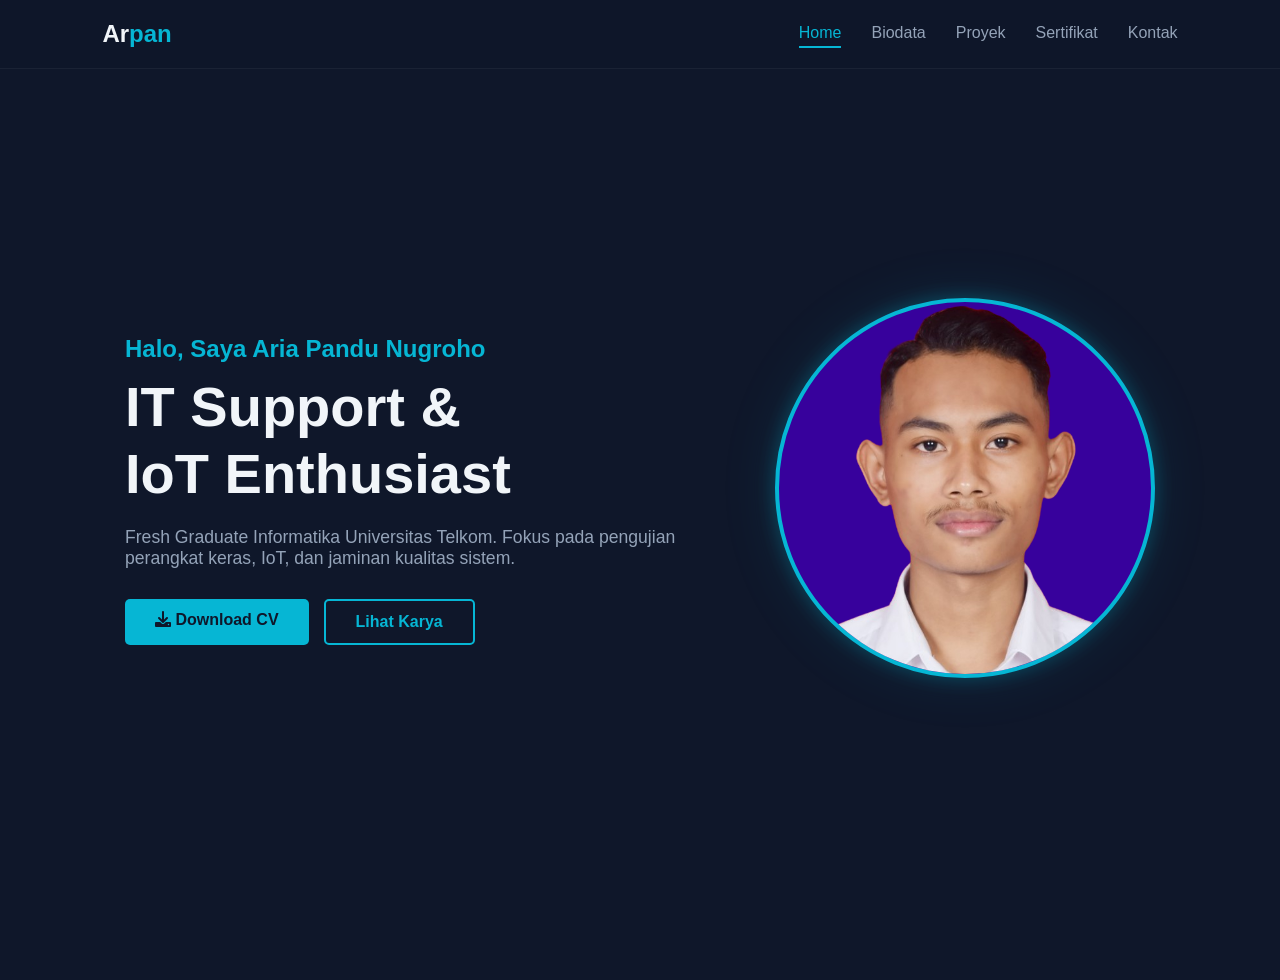
<file: index.html>
<!DOCTYPE html>
<html lang="id">
<head>
    <meta charset="UTF-8">
    <meta name="viewport" content="width=device-width, initial-scale=1.0">
    <title>Home - Portofolio Aria</title>
    <link rel="stylesheet" href="style.css">
    <link rel="stylesheet" href="https://cdnjs.cloudflare.com/ajax/libs/font-awesome/6.0.0/css/all.min.css">
</head>
<body>
    <nav class="navbar">
        <a href="index.html" class="logo">Ar<span>pan</span></a>
        <ul class="nav-links">
            <li><a href="index.html" class="active">Home</a></li>
            <li><a href="about.html">Biodata</a></li>
            <li><a href="projects.html">Proyek</a></li>
            <li><a href="certificates.html">Sertifikat</a></li>
            <li><a href="contact.html">Kontak</a></li>
        </ul>
        <div class="menu-toggle"><i class="fas fa-bars"></i></div>
    </nav>

    <section class="hero">
        <div class="hero-content">
            <h3>Halo, Saya Aria Pandu Nugroho</h3>
            <h1>IT Support & <br> IoT Enthusiast</h1>
            <p>Fresh Graduate Informatika Universitas Telkom. Fokus pada pengujian perangkat keras, IoT, dan jaminan kualitas sistem.</p>
            <div class="hero-buttons">
                <a href="cv.pdf" download class="btn btn-primary"><i class="fas fa-download"></i> Download CV</a>
                <a href="projects.html" class="btn btn-outline">Lihat Karya</a>
            </div>
        </div>
        <div class="hero-image">
    <img src="arpan.png" alt="Foto Profil Aria Pandu" class="profile-pic"> 
</div>
    </section>

    <script src="script.js"></script>
</body>
</html>
</file>
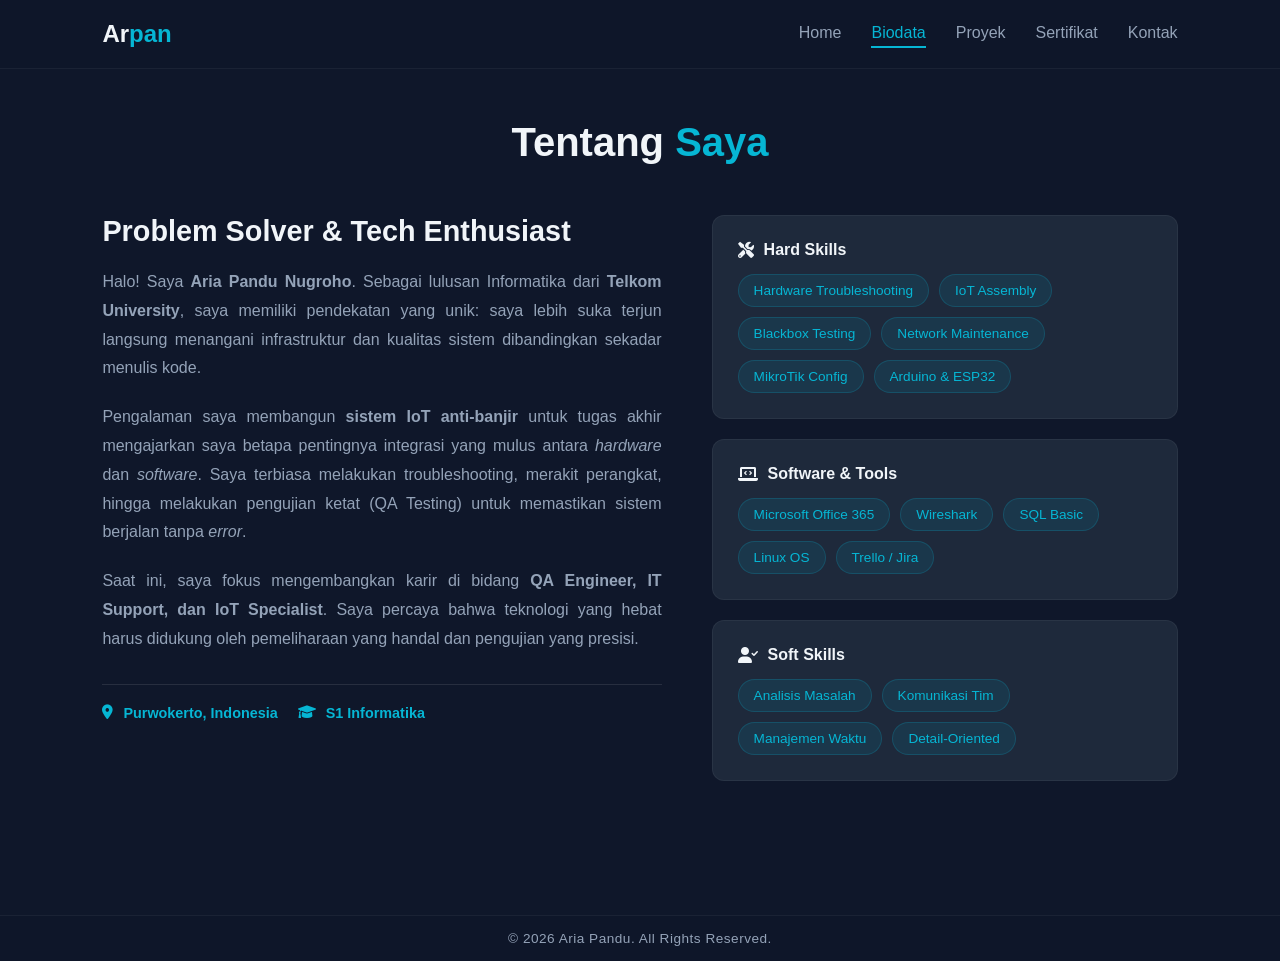
<file: about.html>
<!DOCTYPE html>
<html lang="id">
<head>
    <meta charset="UTF-8">
    <meta name="viewport" content="width=device-width, initial-scale=1.0">
    <title>Biodata - Aria Pandu</title>
    <link rel="stylesheet" href="style.css">
    <link rel="stylesheet" href="https://cdnjs.cloudflare.com/ajax/libs/font-awesome/6.0.0/css/all.min.css">
</head>
<body>
    
    <nav class="navbar">
        <a href="index.html" class="logo">Ar<span>pan</span></a>
        
        <ul class="nav-links">
            <li><a href="index.html">Home</a></li>
            <li><a href="about.html" class="active">Biodata</a></li>
            <li><a href="projects.html">Proyek</a></li>
            <li><a href="certificates.html">Sertifikat</a></li>
            <li><a href="contact.html">Kontak</a></li>
        </ul>
        
        <div class="menu-toggle"><i class="fas fa-bars"></i></div>
    </nav>

    <section class="section" style="padding-top: 120px;">
        <h2 class="section-title">Tentang <span>Saya</span></h2>
        
        <div class="about-content-wrapper">
            
            <div class="about-bio">
                <h3>Problem Solver & Tech Enthusiast</h3>
                <p>
                    Halo! Saya <strong>Aria Pandu Nugroho</strong>. Sebagai lulusan Informatika dari <strong>Telkom University</strong>, saya memiliki pendekatan yang unik: saya lebih suka terjun langsung menangani infrastruktur dan kualitas sistem dibandingkan sekadar menulis kode.
                </p>
                <p>
                    Pengalaman saya membangun <strong>sistem IoT anti-banjir</strong> untuk tugas akhir mengajarkan saya betapa pentingnya integrasi yang mulus antara <em>hardware</em> dan <em>software</em>. Saya terbiasa melakukan troubleshooting, merakit perangkat, hingga melakukan pengujian ketat (QA Testing) untuk memastikan sistem berjalan tanpa <em>error</em>.
                </p>
                <p>
                    Saat ini, saya fokus mengembangkan karir di bidang <strong>QA Engineer, IT Support, dan IoT Specialist</strong>. Saya percaya bahwa teknologi yang hebat harus didukung oleh pemeliharaan yang handal dan pengujian yang presisi.
                </p>

                <div class="bio-stats">
                    <div class="stat-item">
                        <i class="fas fa-map-marker-alt"></i>
                        <span>Purwokerto, Indonesia</span>
                    </div>
                    <div class="stat-item">
                        <i class="fas fa-graduation-cap"></i>
                        <span>S1 Informatika</span>
                    </div>
                </div>
            </div>

            <div class="about-skills">
                
                <div class="skill-group">
                    <h4><i class="fas fa-tools"></i> Hard Skills</h4>
                    <div class="skill-tags">
                        <span>Hardware Troubleshooting</span>
                        <span>IoT Assembly</span>
                        <span>Blackbox Testing</span>
                        <span>Network Maintenance</span>
                        <span>MikroTik Config</span>
                        <span>Arduino & ESP32</span>
                    </div>
                </div>

                <div class="skill-group">
                    <h4><i class="fas fa-laptop-code"></i> Software & Tools</h4>
                    <div class="skill-tags">
                        <span>Microsoft Office 365</span>
                        <span>Wireshark</span>
                        <span>SQL Basic</span>
                        <span>Linux OS</span>
                        <span>Trello / Jira</span>
                    </div>
                </div>

                <div class="skill-group">
                    <h4><i class="fas fa-user-check"></i> Soft Skills</h4>
                    <div class="skill-tags">
                        <span>Analisis Masalah</span>
                        <span>Komunikasi Tim</span>
                        <span>Manajemen Waktu</span>
                        <span>Detail-Oriented</span>
                    </div>
                </div>

            </div>
        </div>
    </section>

    <footer>
        <p>&copy; 2026 Aria Pandu. All Rights Reserved.</p>
    </footer>

    <script src="script.js"></script>

</body>
</html>
</file>
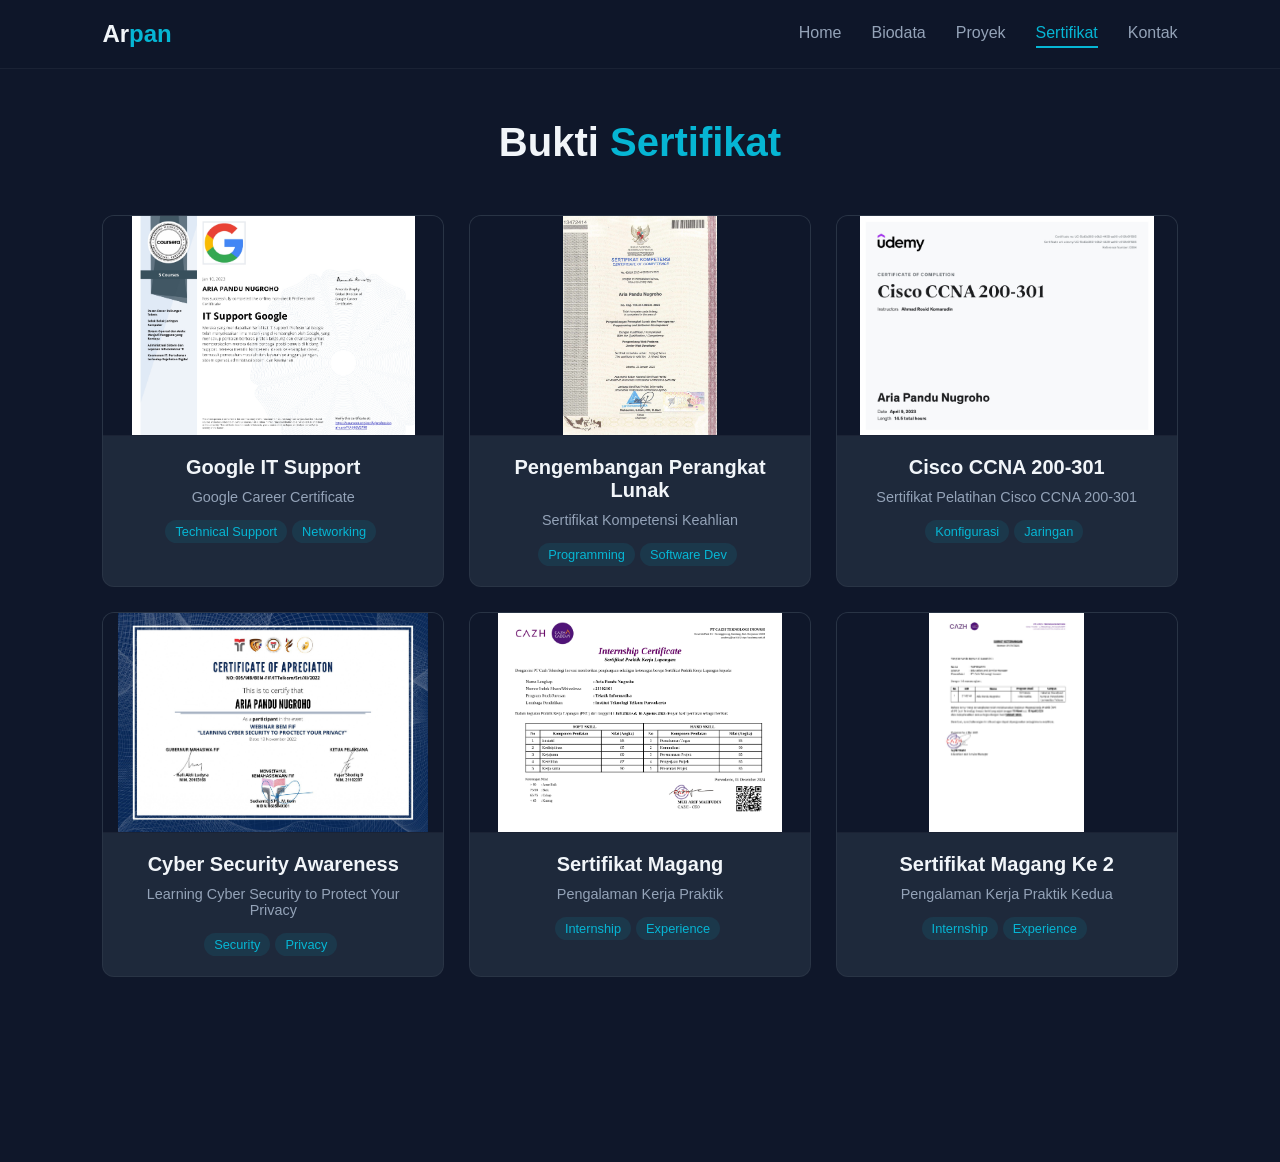
<file: certificates.html>
<!DOCTYPE html>
<html lang="id">
<head>
    <meta charset="UTF-8">
    <meta name="viewport" content="width=device-width, initial-scale=1.0">
    <title>Sertifikat - Aria Pandu</title>
    <link rel="stylesheet" href="style.css">
    <link rel="stylesheet" href="https://cdnjs.cloudflare.com/ajax/libs/font-awesome/6.0.0/css/all.min.css">
</head>
<body>
    <nav class="navbar">
        <a href="index.html" class="logo">Ar<span>pan</span></a>
        <ul class="nav-links">
            <li><a href="index.html">Home</a></li>
            <li><a href="about.html">Biodata</a></li>
            <li><a href="projects.html">Proyek</a></li>
            <li><a href="certificates.html" class="active">Sertifikat</a></li>
            <li><a href="contact.html">Kontak</a></li>
        </ul>
        <div class="menu-toggle"><i class="fas fa-bars"></i></div>
    </nav>

    <section class="section" style="padding-top: 120px;">
        <h2 class="section-title">Bukti <span>Sertifikat</span></h2>
        
        <div class="grid-container">
            
            <div class="card cert-card">
                <div class="cert-img-wrapper">
                    <img src="sertifikat_google.jpg" alt="Google IT Support" onclick="window.open(this.src, '_blank')">
                </div>
                <div class="card-content">
                    <h3>Google IT Support</h3>
                    <p>Google Career Certificate</p>
                    <div class="tags"><span>Technical Support</span><span>Networking</span></div>
                </div>
            </div>

            <div class="card cert-card">
                <div class="cert-img-wrapper">
                    <img src="sertifikat_bnsp.jpg" alt="Kompetensi Software" onclick="window.open(this.src, '_blank')">
                </div>
                <div class="card-content">
                    <h3>Pengembangan Perangkat Lunak</h3>
                    <p>Sertifikat Kompetensi Keahlian</p>
                    <div class="tags"><span>Programming</span><span>Software Dev</span></div>
                </div>
            </div>

             <div class="card cert-card">
                <div class="cert-img-wrapper">
                    <img src="sertifikat cisco.jpg" alt="Cisco CCNA 200-301" onclick="window.open(this.src, '_blank')">
                </div>
                <div class="card-content">
                    <h3>Cisco CCNA 200-301</h3>
                    <p>Sertifikat Pelatihan Cisco CCNA 200-301</p>
                    <div class="tags"><span>Konfigurasi</span><span>Jaringan</span></div>
                </div>
            </div>

            <div class="card cert-card">
                <div class="cert-img-wrapper">
                    <img src="sertifikat_cyber.jpg" alt="Cyber Security" onclick="window.open(this.src, '_blank')">
                </div>
                <div class="card-content">
                    <h3>Cyber Security Awareness</h3>
                    <p>Learning Cyber Security to Protect Your Privacy</p>
                    <div class="tags"><span>Security</span><span>Privacy</span></div>
                </div>
            </div>

            <div class="card cert-card">
                <div class="cert-img-wrapper">
                    <img src="sertifikat_magang.jpg" alt="Sertifikat Magang" onclick="window.open(this.src, '_blank')">
                </div>
                <div class="card-content">
                    <h3>Sertifikat Magang</h3>
                    <p>Pengalaman Kerja Praktik</p>
                    <div class="tags"><span>Internship</span><span>Experience</span></div>
                </div>
            </div>

            <div class="card cert-card">
                <div class="cert-img-wrapper">
                    <img src="sertifikat magang2.jpg" alt="Sertifikat Magang ke 2" onclick="window.open(this.src, '_blank')">
                </div>
                <div class="card-content">
                    <h3>Sertifikat Magang Ke 2</h3>
                    <p>Pengalaman Kerja Praktik Kedua</p>
                    <div class="tags"><span>Internship</span><span>Experience</span></div>
                </div>
            </div>
            <div class="grid-container">

        </div>
    </section>

    <script src="script.js"></script>
</body>
</html>
</file>
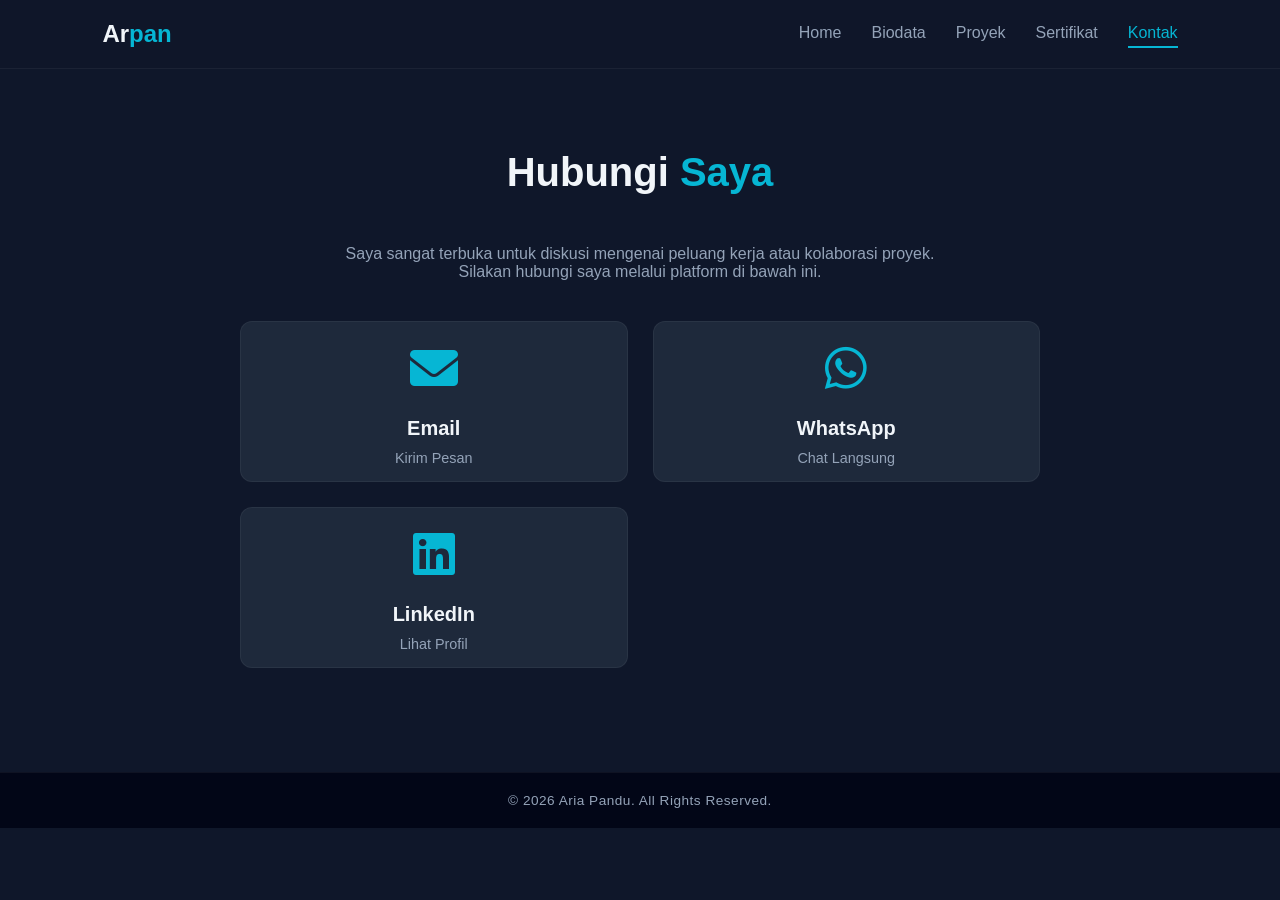
<file: contact.html>
<!DOCTYPE html>
<html lang="id">
<head>
    <meta charset="UTF-8">
    <meta name="viewport" content="width=device-width, initial-scale=1.0">
    <title>Kontak - Aria Pandu</title>
    <link rel="stylesheet" href="style.css">
    <link rel="stylesheet" href="https://cdnjs.cloudflare.com/ajax/libs/font-awesome/6.0.0/css/all.min.css">
</head>
<body>
    <nav class="navbar">
        <a href="index.html" class="logo">Ar<span>pan</span></a>
        <ul class="nav-links">
            <li><a href="index.html">Home</a></li>
            <li><a href="about.html">Biodata</a></li>
            <li><a href="projects.html">Proyek</a></li>
            <li><a href="certificates.html">Sertifikat</a></li>
            <li><a href="contact.html" class="active">Kontak</a></li>
        </ul>
        <div class="menu-toggle"><i class="fas fa-bars"></i></div>
    </nav>

    <section class="section" style="padding-top: 150px; text-align: center;">
        <h2 class="section-title">Hubungi <span>Saya</span></h2>
        <p style="color: var(--text-sec); max-width: 600px; margin: 0 auto 40px;">
            Saya sangat terbuka untuk diskusi mengenai peluang kerja atau kolaborasi proyek. Silakan hubungi saya melalui platform di bawah ini.
        </p>

        <div class="grid-container" style="max-width: 800px; margin: 0 auto;">
            <a href="https://mail.google.com/mail/?view=cm&fs=1&to=ariapandu24@gmail.com" target="_blank" class="card cert-card">
    <div class="cert-icon"><i class="fas fa-envelope"></i></div>
    <h3>Email</h3>
    <p>Kirim Pesan</p>
</a>
            <a href="https://wa.me/6285640679286" class="card cert-card">
                <div class="cert-icon"><i class="fab fa-whatsapp"></i></div>
                <h3>WhatsApp</h3>
                <p>Chat Langsung</p>
            </a>
            <a href="https://www.linkedin.com/in/aria-pandu-nugroho-33474a262/" class="card cert-card">
                <div class="cert-icon"><i class="fab fa-linkedin"></i></div>
                <h3>LinkedIn</h3>
                <p>Lihat Profil</p>
            </a>
        </div>
    </section>

    <footer style="position: fixed; bottom: 0; width: 100%; background: #020617; padding: 20px;">
        <p style="text-align: center; color: var(--text-sec);">&copy; 2026 Aria Pandu. All Rights Reserved.</p>
    </footer>

    <script src="script.js"></script>
</body>
</html>
</file>
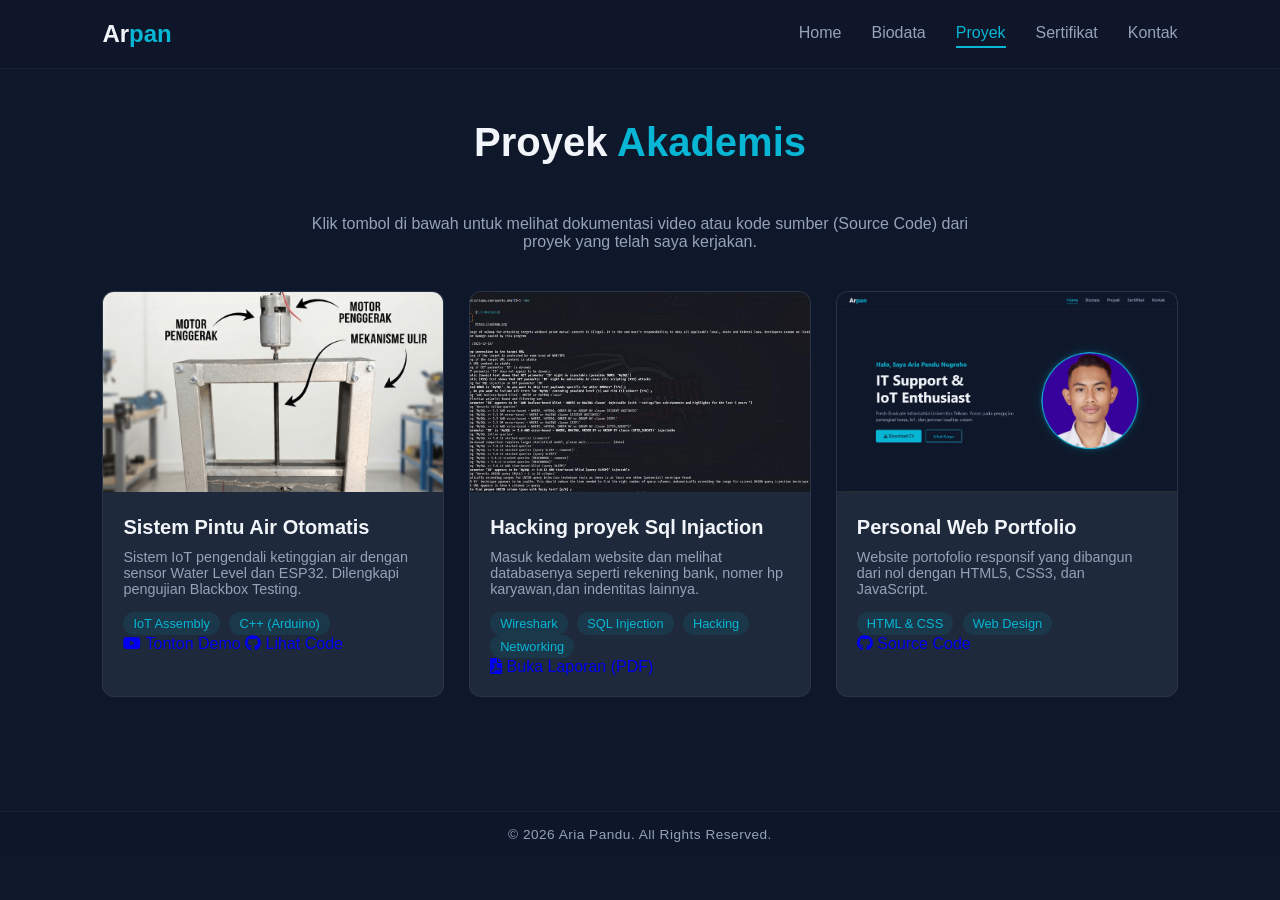
<file: projects.html>
<!DOCTYPE html>
<html lang="id">
<head>
    <meta charset="UTF-8">
    <meta name="viewport" content="width=device-width, initial-scale=1.0">
    <title>Proyek - Aria Pandu</title>
    <link rel="stylesheet" href="style.css">
    <link rel="stylesheet" href="https://cdnjs.cloudflare.com/ajax/libs/font-awesome/6.0.0/css/all.min.css">
</head>
<body>
    
    <nav class="navbar">
        <a href="index.html" class="logo">Ar<span>pan</span></a>
        <ul class="nav-links">
            <li><a href="index.html">Home</a></li>
            <li><a href="about.html">Biodata</a></li>
            <li><a href="projects.html" class="active">Proyek</a></li>
            <li><a href="certificates.html">Sertifikat</a></li>
            <li><a href="contact.html">Kontak</a></li>
        </ul>
        <div class="menu-toggle"><i class="fas fa-bars"></i></div>
    </nav>

    <section class="section" style="padding-top: 120px;">
        <h2 class="section-title">Proyek <span>Akademis</span></h2>
        <p style="text-align: center; color: var(--text-sec); margin-bottom: 40px; max-width: 700px; margin-left: auto; margin-right: auto;">
            Klik tombol di bawah untuk melihat dokumentasi video atau kode sumber (Source Code) dari proyek yang telah saya kerjakan.
        </p>

        <div class="grid-container">
            
            <div class="card">
                <div class="card-image">
                    <img src="projek iot.png" alt="Sistem Pintu Air IoT" style="width:100%; height:200px; object-fit:cover;">
                </div>
                <div class="card-content">
                    <h3>Sistem Pintu Air Otomatis</h3>
                    <p>
                        Sistem IoT pengendali ketinggian air dengan sensor Water Level dan ESP32. Dilengkapi pengujian Blackbox Testing.
                    </p>
                    <div class="tags">
                        <span>IoT Assembly</span>
                        <span>C++ (Arduino)</span>
                    </div>
                    
                    <div class="project-links">
                        <a href="https://youtu.be/ws2u4_ZPYZo" target="_blank" class="btn-link youtube">
                            <i class="fab fa-youtube"></i> Tonton Demo
                        </a>
                        <a href="https://github.com/ariapandu/skripsi" target="_blank" class="btn-link github">
                            <i class="fab fa-github"></i> Lihat Code
                        </a>
                    </div>
                </div>
            </div>
            
            <div class="card">
    <div class="card-image">
        <img src="sql.png" alt="Analisis QoS Jaringan" style="width:100%; height:200px; object-fit:cover;">
    </div>
    <div class="card-content">
        <h3>Hacking proyek Sql Injaction</h3>
        <p>
            Masuk kedalam website dan melihat databasenya seperti rekening bank, nomer hp karyawan,dan indentitas lainnya.
        </p>
        <div class="tags">
            <span>Wireshark</span>
            <span>SQL Injection</span>
            <span>Hacking</span>
            <span>Networking</span>
        </div>

        <div class="project-links">
            <a href="Hackingarpan_SQL_Injection.pdf" target="_blank" class="btn-link pdf">
                <i class="fas fa-file-pdf"></i> Buka Laporan (PDF)
            </a>
        </div>
    </div>
</div>

            <div class="card">
                <div class="card-image">
                    <img src="portofolio.jpg" alt="Web Portofolio" style="width:100%; height:200px; object-fit:cover;">
                </div>
                <div class="card-content">
                    <h3>Personal Web Portfolio</h3>
                    <p>
                        Website portofolio responsif yang dibangun dari nol dengan HTML5, CSS3, dan JavaScript.
                    </p>
                    <div class="tags">
                        <span>HTML & CSS</span>
                        <span>Web Design</span>
                    </div>

                    <div class="project-links">
                        <a href="https://github.com/..." target="_blank" class="btn-link github">
                            <i class="fab fa-github"></i> Source Code
                        </a>
                    </div>
                </div>
            </div>

        </div>
    </section>

    <footer>
        <p>&copy; 2026 Aria Pandu. All Rights Reserved.</p>
    </footer>

    <script src="script.js"></script>

</body>
</html>
</file>
<file: style.css>
/* --- VARIABLE WARNA (Dark Theme) --- */
:root {
    --bg-dark: #0f172a;       /* Latar belakang utama (Dark Blue) */
    --bg-card: #1e293b;       /* Latar belakang kartu */
    --accent: #06b6d4;        /* Warna Aksen (Cyan/Biru Neon) */
    --text-main: #f1f5f9;     /* Teks Putih */
    --text-sec: #94a3b8;      /* Teks Abu-abu */
}

/* --- RESET & BASIC STYLES --- */
* { 
    margin: 0; 
    padding: 0; 
    box-sizing: border-box; 
    font-family: 'Segoe UI', Tahoma, Geneva, Verdana, sans-serif; 
    text-decoration: none; 
    list-style: none; 
    scroll-behavior: smooth; 
}

body { 
    background-color: var(--bg-dark); 
    color: var(--text-main); 
    overflow-x: hidden; 
    
    /* PENTING: Memberi jarak di bawah agar konten tidak tertutup Footer */
    padding-bottom: 80px; 
}

/* --- NAVBAR --- */
.navbar {
    display: flex; 
    justify-content: space-between; 
    align-items: center;
    padding: 20px 8%; 
    background: rgba(15, 23, 42, 0.95); 
    position: fixed; 
    top: 0; 
    width: 100%; 
    z-index: 1000;
    border-bottom: 1px solid rgba(255,255,255,0.05);
}

.logo { 
    font-size: 1.5rem; 
    font-weight: 700; 
    color: var(--text-main); 
}
.logo span { color: var(--accent); }

.nav-links { display: flex; gap: 30px; }
.nav-links a { 
    color: var(--text-sec); 
    font-weight: 500; 
    transition: 0.3s; 
}
.nav-links a:hover, .nav-links a.active { 
    color: var(--accent); 
    border-bottom: 2px solid var(--accent); 
    padding-bottom: 5px; 
}
.menu-toggle { 
    display: none; 
    font-size: 1.5rem; 
    cursor: pointer; 
    color: var(--text-main); 
}

/* --- HERO SECTION --- */
.hero {
    display: flex; 
    align-items: center; 
    justify-content: center;
    min-height: 100vh; 
    padding: 0 8%; 
    gap: 50px;
    padding-top: 80px; 
}

.hero-content { max-width: 600px; }
.hero-content h3 { font-size: 1.5rem; color: var(--accent); margin-bottom: 10px; }
.hero-content h1 { font-size: 3.5rem; line-height: 1.2; margin-bottom: 20px; }
.hero-content p { color: var(--text-sec); font-size: 1.1rem; margin-bottom: 30px; }

.hero-buttons { display: flex; gap: 15px; }

.btn { 
    display: inline-block; 
    padding: 12px 30px; 
    border-radius: 5px; 
    font-weight: 600; 
    transition: 0.3s; 
    cursor: pointer; 
}
.btn-primary { 
    background: var(--accent); 
    color: var(--bg-dark); 
}
.btn-primary:hover { 
    background: #0891b2; 
    box-shadow: 0 0 15px rgba(6, 182, 212, 0.4); 
}
.btn-outline { 
    border: 2px solid var(--accent); 
    color: var(--accent); 
}
.btn-outline:hover { 
    background: var(--accent); 
    color: var(--bg-dark); 
}

/* --- FOTO PROFIL (FIXED) --- */
.hero-image {
    position: relative;
    z-index: 1;
}

.profile-pic {
    width: 380px;              
    height: 380px; 
    object-fit: contain;      
    background-color: #37019c; /* Background Ungu */
    object-position: center bottom; 
    border-radius: 50%;       
    border: 4px solid var(--accent); 
    box-shadow: 
        0 0 20px rgba(6, 182, 212, 0.3),  
        0 0 60px rgba(6, 182, 212, 0.1);  
    transition: transform 0.5s ease, box-shadow 0.5s ease;
}

.profile-pic:hover {
    transform: scale(1.05); 
    box-shadow: 
        0 0 30px rgba(6, 182, 212, 0.6),
        0 0 80px rgba(6, 182, 212, 0.3);
    border-color: #fff; 
}

/* --- SECTIONS UMUM --- */
.section { padding: 80px 8%; }
.section-title { text-align: center; font-size: 2.5rem; margin-bottom: 50px; }
.section-title span { color: var(--accent); }

/* --- ABOUT PAGE (Layout Kiri-Kanan) --- */
.about-content-wrapper {
    display: grid;
    grid-template-columns: 1.2fr 1fr;
    gap: 50px;
    align-items: start;
    max-width: 1100px;
    margin: 0 auto;
}

.about-bio h3 { font-size: 1.8rem; color: var(--text-main); margin-bottom: 20px; }
.about-bio p { color: var(--text-sec); margin-bottom: 20px; line-height: 1.8; text-align: justify; }
.bio-stats { display: flex; gap: 20px; margin-top: 30px; padding-top: 20px; border-top: 1px solid rgba(255,255,255,0.1); }
.stat-item { display: flex; align-items: center; gap: 10px; color: var(--accent); font-size: 0.9rem; font-weight: 600; }

.skill-group {
    background: var(--bg-card);
    padding: 25px;
    border-radius: 12px;
    border: 1px solid rgba(255,255,255,0.05);
    margin-bottom: 20px;
}
.skill-group h4 { color: var(--text-main); margin-bottom: 15px; display: flex; align-items: center; gap: 10px; }
.skill-tags { display: flex; flex-wrap: wrap; gap: 10px; }
.skill-tags span {
    background: rgba(6, 182, 212, 0.1);
    color: var(--accent);
    padding: 8px 15px;
    border-radius: 20px;
    font-size: 0.85rem;
    font-weight: 500;
    border: 1px solid rgba(6, 182, 212, 0.2);
    transition: 0.3s;
}
.skill-tags span:hover { background: var(--accent); color: var(--bg-dark); transform: translateY(-2px); }

/* --- CARDS & GRID --- */
.grid-container { 
    display: grid; 
    grid-template-columns: repeat(auto-fit, minmax(300px, 1fr)); 
    gap: 25px; 
}

.card {
    background: var(--bg-card); 
    border-radius: 12px; 
    overflow: hidden;
    transition: transform 0.3s, box-shadow 0.3s;
    border: 1px solid rgba(255,255,255,0.05);
}
.card:hover { transform: translateY(-5px); border-color: var(--accent); }
.card-content { padding: 20px; }
.card h3 { margin-bottom: 10px; font-size: 1.25rem; color: var(--text-main); }
.card p { color: var(--text-sec); font-size: 0.9rem; margin-bottom: 15px; }
.tags span { display: inline-block; background: rgba(6, 182, 212, 0.1); color: var(--accent); padding: 4px 10px; font-size: 0.8rem; border-radius: 15px; margin-right: 5px; }

/* --- SERTIFIKAT FIX --- */
.cert-card { text-align: center; padding: 0 !important; }
.cert-img-wrapper {
    width: 100%;
    height: 220px; 
    overflow: hidden;
    border-bottom: 1px solid rgba(255,255,255,0.05);
    background-color: #0f172a; 
    display: flex;
    align-items: center;
    justify-content: center;
}
.cert-img-wrapper img { width: 100%; height: 100%; object-fit: contain; transition: transform 0.5s ease; cursor: pointer; }
.card:hover .cert-img-wrapper img { transform: scale(1.05); opacity: 1; }
.cert-icon { font-size: 3rem; color: var(--accent); margin-bottom: 20px; margin-top: 20px; }

/* --- FOOTER FIXED (BARU) --- */
footer {
    position: fixed;       
    bottom: 0;
    left: 0;
    width: 100%;
    background: rgba(15, 23, 42, 0.95); 
    backdrop-filter: blur(5px);         
    padding: 15px 0;                    
    text-align: center;                 
    border-top: 1px solid rgba(255,255,255,0.05); 
    z-index: 1000;                      
}
footer p { font-size: 0.85rem; color: var(--text-sec); margin: 0; letter-spacing: 0.5px; }

/* --- RESPONSIVE (HP) --- */
@media (max-width: 768px) {
    .menu-toggle { display: block; }
    .nav-links {
        position: absolute; top: 100%; left: 0; width: 100%;
        background: var(--bg-card); flex-direction: column;
        padding: 20px; gap: 15px; display: none;
        border-bottom: 1px solid rgba(255,255,255,0.1);
    }
    .nav-links.active { display: flex; }
    .hero { flex-direction: column-reverse; text-align: center; padding-top: 120px; }
    .hero-buttons { justify-content: center; }
    .hero-image .profile-pic { width: 260px; height: 260px; margin-bottom: 30px; object-fit: contain; }
    .about-content-wrapper { grid-template-columns: 1fr; gap: 30px; }
    .about-bio p { text-align: left; }
    .hero-content h1 { font-size: 2.5rem; }
}

/* --- ANIMASI --- */
body { animation: fadeInAnimation 0.8s ease-out forwards; opacity: 0; }
@keyframes fadeInAnimation { from { opacity: 0; transform: translateY(20px); } to { opacity: 1; transform: translateY(0); } }
a:active, .btn:active { transform: scale(0.95) !important; transition: transform 0.1s; }
.nav-links a::after { content: ''; display: block; width: 0; height: 2px; background: var(--accent); transition: width 0.3s; }
.nav-links a:hover::after { width: 100%; }
</file>
